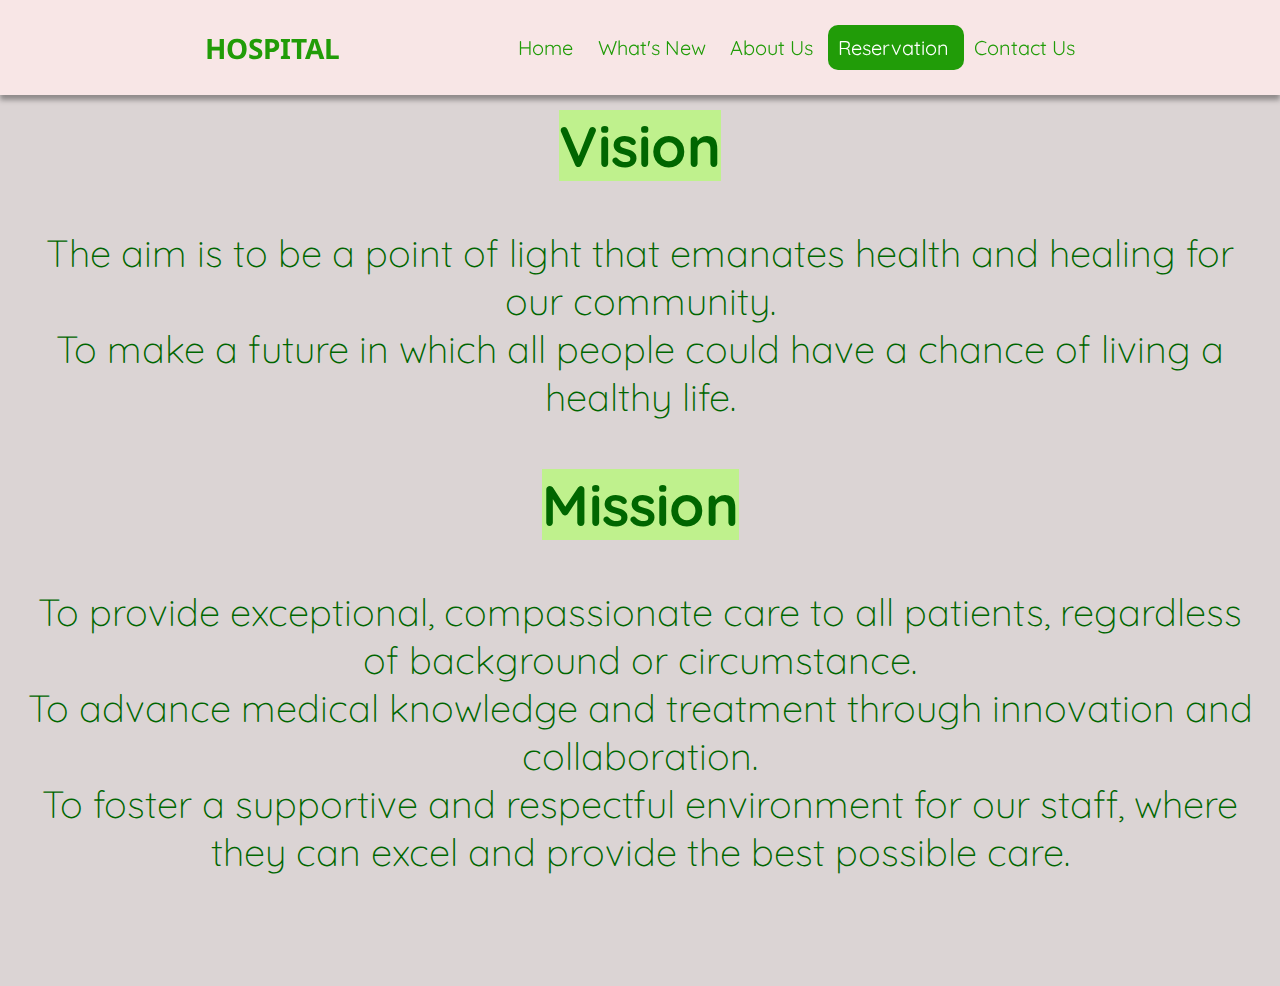
<file: index.html>
<!DOCTYPE html>
<html lang="en">
<head>
    <meta charset="UTF-8">
    <meta name="viewport" content="width=device-width, initial-scale=1.0">
    <title>Home Page</title>
    <link rel="stylesheet" href="style.css">
<body>
    <header>
        <a href="index.html" class="logo">HOSPITAL</a>
        <nav>
            <a href="index.html">
                Home
            </a>
            <div class="dropdown">
                <button class="dropbtn">What's New</button>
                <div class="dropdown-content">
                <a href="news.html#news">News</a>
                <a href="news.html#events">Events</a>
                <a href="news.html#announcements">Announcements</a>
                <a href="news.html#faqs">FAQs</a>
                </div>
            </div>
            <a href="about.html">
                About Us
            </a>
            <a href="reservation.html" class="reservation">
                Reservation
            </a>
            <a href="contact.html">
                Contact Us
            </a>
        </nav>
    </header>
    <div class="main">
        
        <p>
            <h2 class="homeh">
                Vision
            </h2>

            <br>

            <p>
            The aim is to be a point of light that emanates health and healing for our community.
            <p>
            To make a future in which all people could have a chance of living a healthy life.
        </p>

        <br>

        
        
        <h2 class="homeh">
            Mission
        </h2>

        <br>

        <p>
        To provide exceptional, compassionate care to all patients, regardless of background or circumstance.
        <p>
        To advance medical knowledge and treatment through innovation and collaboration. 
        <p>    
            To foster a supportive and respectful environment for our staff, where they can excel and provide the best possible care.
        </p>
    </div>
</body>
</html>
</file>
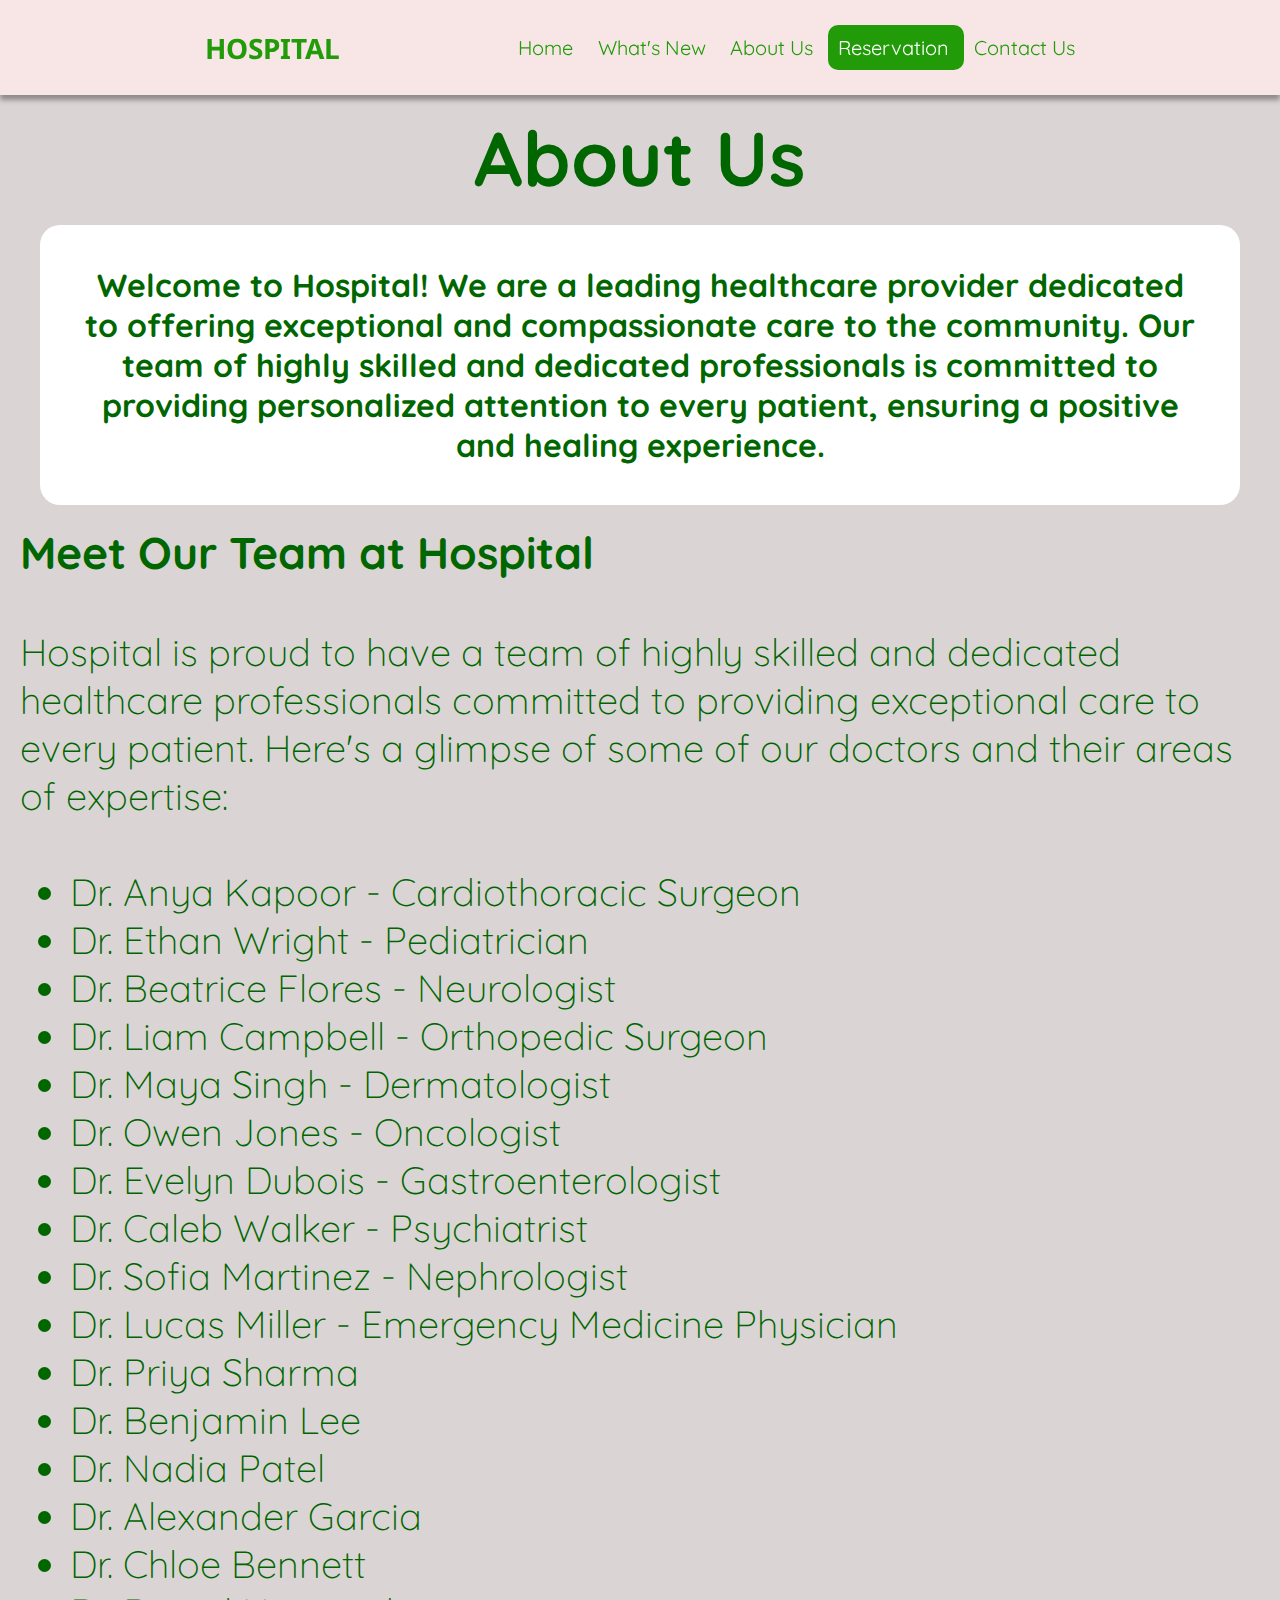
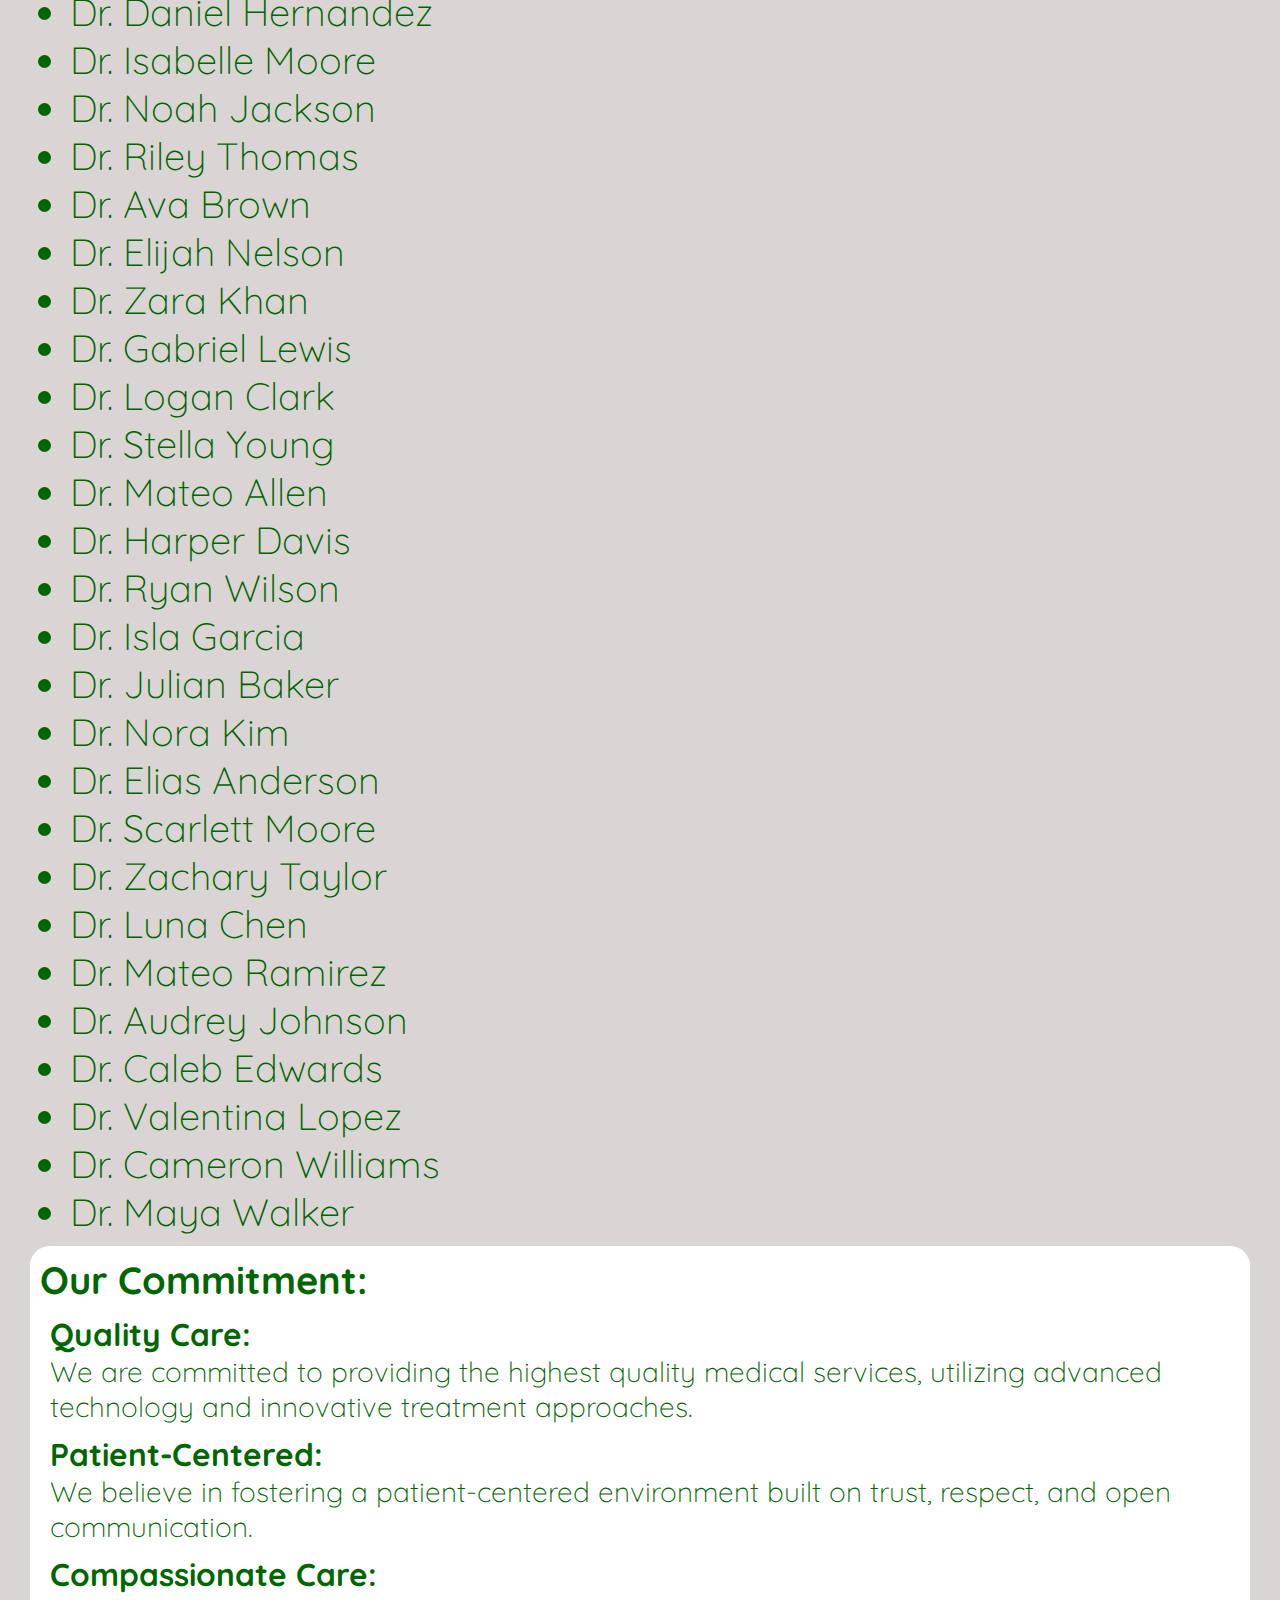
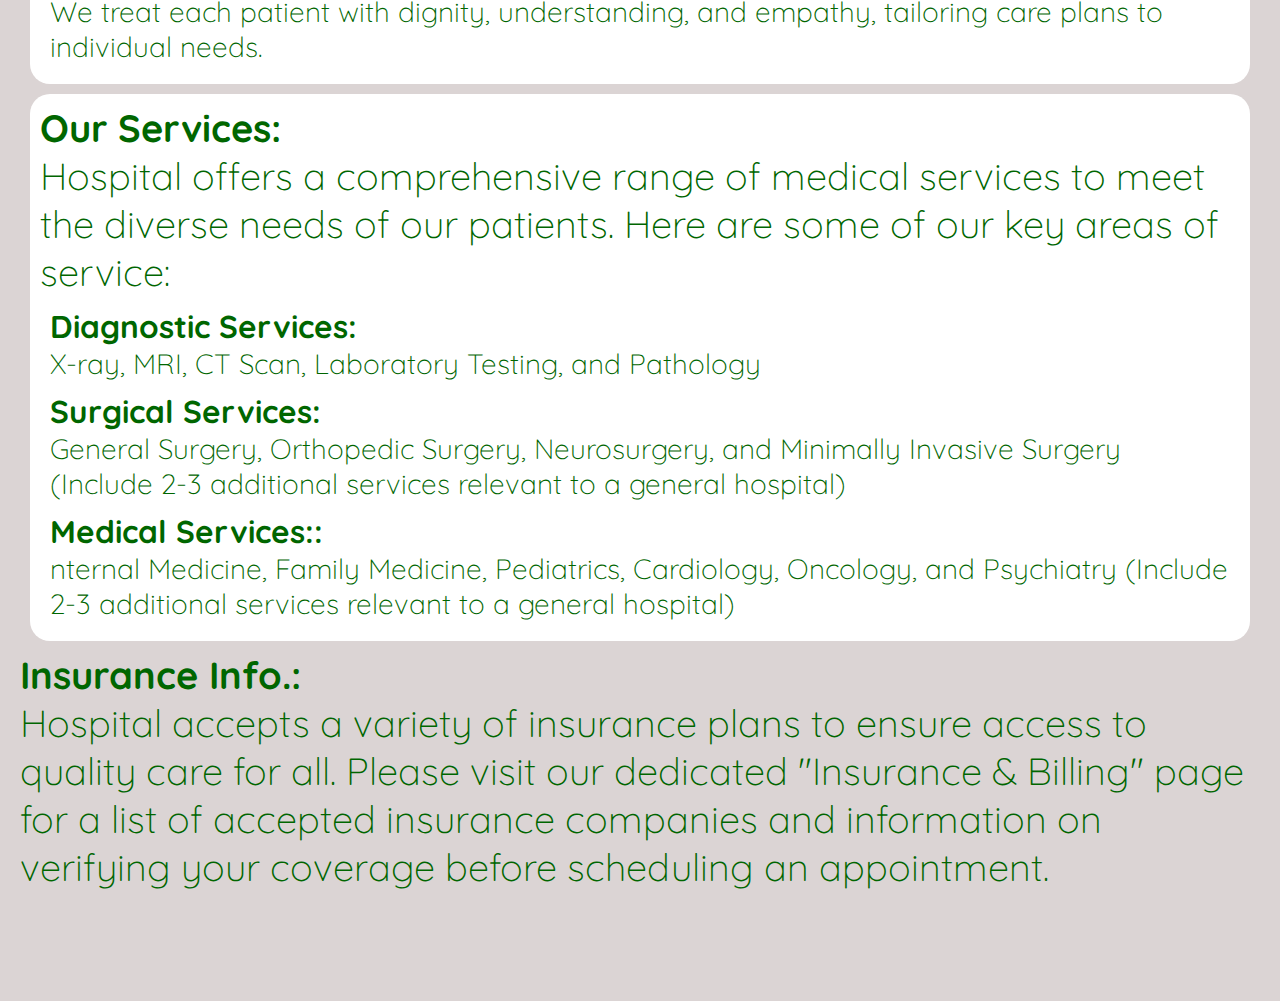
<file: about.html>
<!DOCTYPE html>
<html lang="en">
<head>
    <meta charset="UTF-8">
    <meta name="viewport" content="width=\, initial-scale=1.0">
    <title>About Us</title>
    <link rel="stylesheet" href="style.css">
</head>
<body>
    <header>
        <a href="index.html" class="logo">HOSPITAL</a>
        <nav>
            <a href="index.html">
                Home
            </a>
            <div class="dropdown">
                <button class="dropbtn">What's New</button>
                <div class="dropdown-content">
                <a href="news.html#news">News</a>
                <a href="news.html#events">Events</a>
                <a href="news.html#announcements">Announcements</a>
                <a href="news.html#faqs">FAQs</a>
                </div>
            </div>
            <a href="about.html">
                About Us
            </a>
            <a href="reservation.html" class="reservation">
                Reservation
            </a>
            <a href="contact.html">
                Contact Us
            </a>
        </nav>
    </header>

        <div class="about">
            <h1>About Us</h1>
            <div class="brief">
                <p class="brief">
                    Welcome to Hospital! We are a leading healthcare provider dedicated to offering exceptional and compassionate care to the community. Our team of highly skilled and dedicated professionals is committed to providing personalized attention to every patient, ensuring a positive and healing experience.
                </p>
            </div>
            <div class="staff">
                <h3>Meet Our Team at Hospital</h3>
                <br>
                <p>
                    Hospital is proud to have a team of highly skilled and dedicated healthcare professionals committed to providing exceptional care to every patient. Here's a glimpse of some of our doctors and their areas of expertise:
                </p>
                <br> 
                <ul class="aboutul">
                    <li>Dr. Anya Kapoor - Cardiothoracic Surgeon</li>
                    <li>Dr. Ethan Wright - Pediatrician</li>
                    <li>Dr. Beatrice Flores - Neurologist</li>
                    <li>Dr. Liam Campbell - Orthopedic Surgeon</li>
                    <li>Dr. Maya Singh - Dermatologist</li>
                    <li>Dr. Owen Jones - Oncologist</li>
                    <li>Dr. Evelyn Dubois - Gastroenterologist</li>
                    <li>Dr. Caleb Walker - Psychiatrist</li>
                    <li>Dr. Sofia Martinez - Nephrologist</li>
                    <li>Dr. Lucas Miller - Emergency Medicine Physician</li>
                    <li>Dr. Priya Sharma</li>
                    <li>Dr. Benjamin Lee</li>
                    <li>Dr. Nadia Patel</li>
                    <li>Dr. Alexander Garcia</li>
                    <li>Dr. Chloe Bennett</li>
                    <li>Dr. Daniel Hernandez</li>
                    <li>Dr. Isabelle Moore</li>
                    <li>Dr. Noah Jackson</li>
                    <li>Dr. Riley Thomas</li>
                    <li>Dr. Ava Brown</li>
                    <li>Dr. Elijah Nelson</li>
                    <li>Dr. Zara Khan</li>
                    <li>Dr. Gabriel Lewis</li>
                    <li>Dr. Logan Clark</li>
                    <li>Dr. Stella Young</li>
                    <li>Dr. Mateo Allen</li>
                    <li>Dr. Harper Davis</li>
                    <li>Dr. Ryan Wilson</li>
                    <li>Dr. Isla Garcia</li>
                    <li>Dr. Julian Baker</li>
                    <li>Dr. Nora Kim</li>
                    <li>Dr. Elias Anderson</li>
                    <li>Dr. Scarlett Moore</li>
                    <li>Dr. Zachary Taylor</li>
                    <li>Dr. Luna Chen</li>
                    <li>Dr. Mateo Ramirez</li>
                    <li>Dr. Audrey Johnson</li>
                    <li>Dr. Caleb Edwards</li>
                    <li>Dr. Valentina Lopez</li>
                    <li>Dr. Cameron Williams</li>
                    <li>Dr. Maya Walker</li>
                </ul>
                <div class="stafftitle">
                    <h4>Our Commitment:</h4>
                    <div class="commitmentitle">
                        <h5>Quality Care:</h5>
                        <p>We are committed to providing the highest quality medical services, utilizing advanced technology and innovative treatment approaches.
                        </p>                    
                    </div>
                    <div class="commitmentitle">
                        <h5>Patient-Centered:</h5>
                        <p>
                            We believe in fostering a patient-centered environment built on trust, respect, and open communication.
                        </p>
                    </div>
                    <div class="commitmentitle">
                        <h5>Compassionate Care:</h5>
                        <p>
                            We treat each patient with dignity, understanding, and empathy, tailoring care plans to individual needs.
                        </p>
                    </div>
                </div>
                <div class="stafftitle">
                    <h4>Our Services:</h4>
                    <p>Hospital offers a comprehensive range of medical services to meet the diverse needs of our patients. Here are some of our key areas of service:</p>
                    <div class="commitmentitle">
                        <h5>Diagnostic Services:</h5>
                        <p>
                            X-ray, MRI, CT Scan, Laboratory Testing, and Pathology
                        </p>
                    </div>
                    <div class="commitmentitle">
                        <h5>Surgical Services:</h5>
                        <p>
                            General Surgery, Orthopedic Surgery, Neurosurgery, and Minimally Invasive Surgery
                            (Include 2-3 additional services relevant to a general hospital)
                        </p>
                    </div>
                    <div class="commitmentitle">
                        <h5>Medical Services::</h5>
                        <p>
                            nternal Medicine, Family Medicine, Pediatrics, Cardiology, Oncology, and Psychiatry
                            (Include 2-3 additional services relevant to a general hospital)    
                        </p>
                    </div>
                </div>
                <section class="insurance" id="insurance">
                    <h4>Insurance Info.:</h4>
                    <p>Hospital accepts a variety of insurance plans to ensure access to quality care for all. Please visit our dedicated "Insurance & Billing" page for a list of accepted insurance companies and information on verifying your coverage before scheduling an appointment.</p>
                </section>
            </div>
        </div>
    </header>
</body>
</html>
</file>
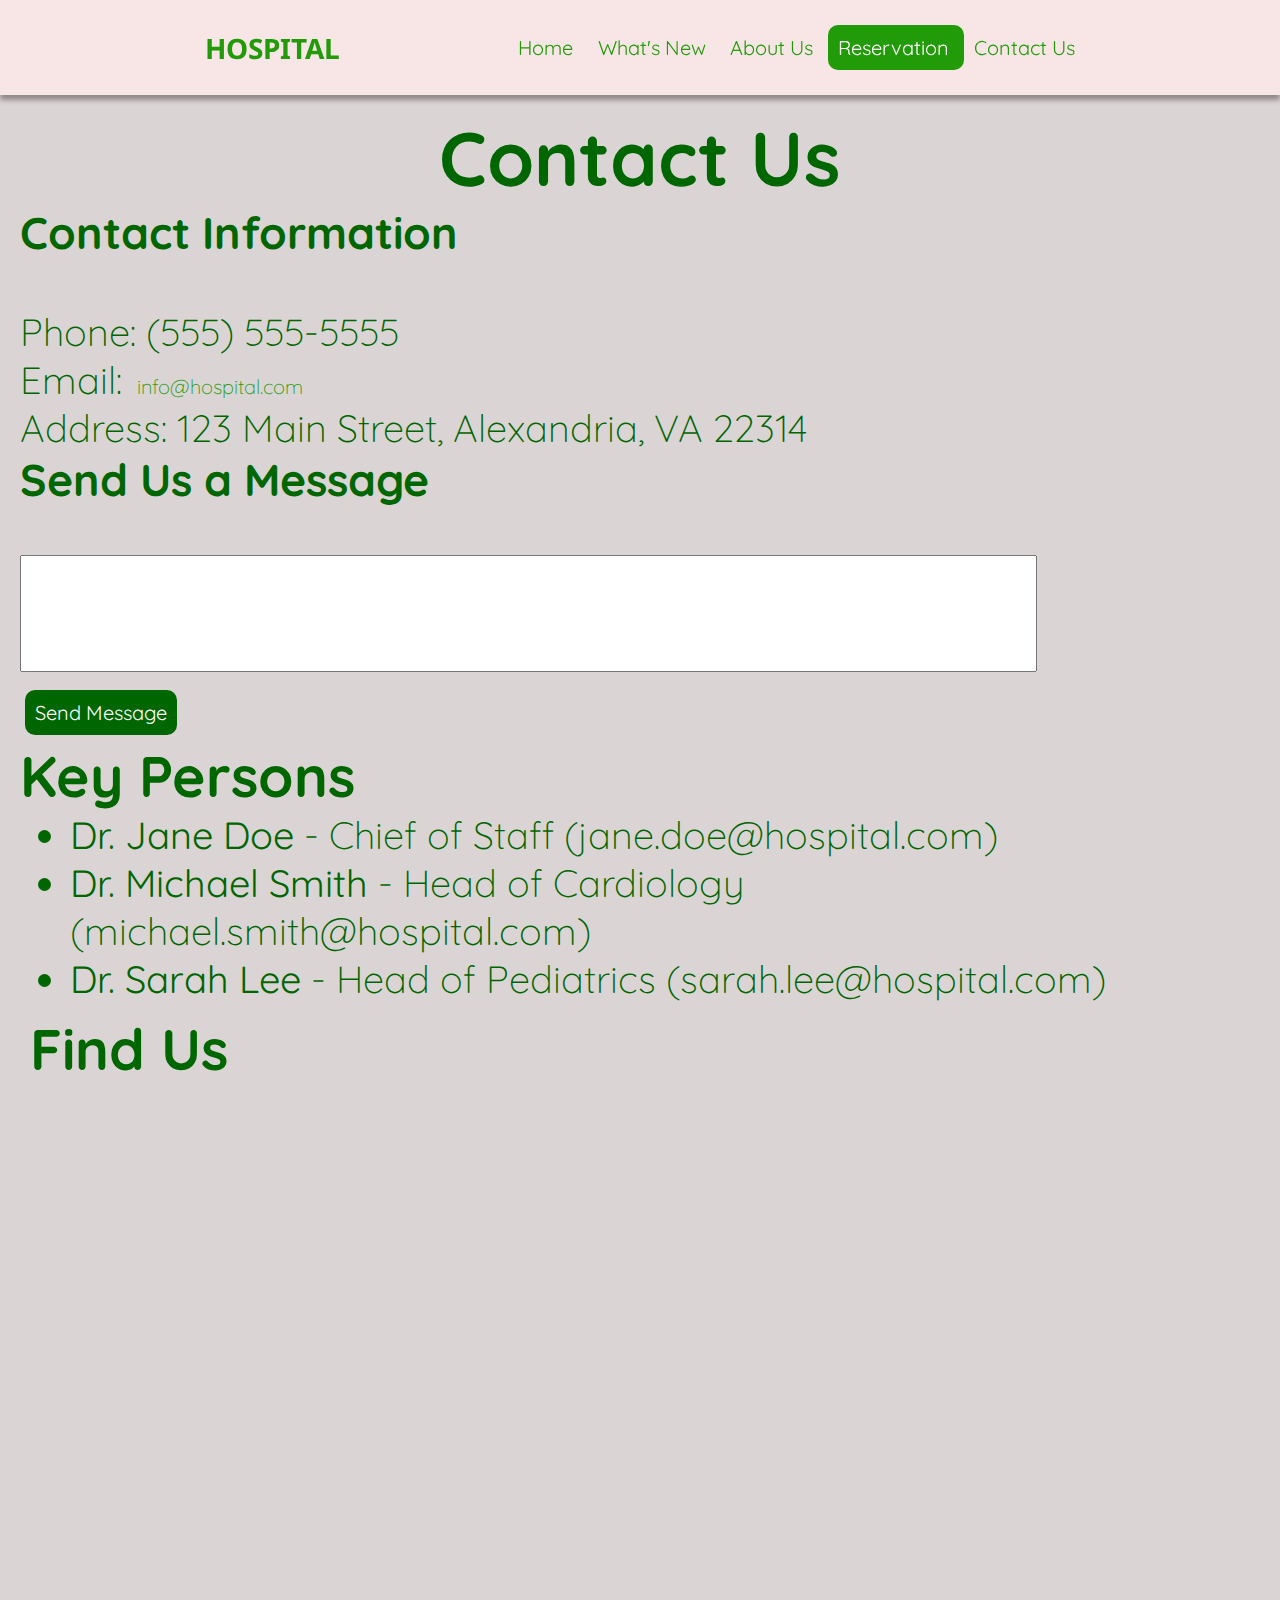
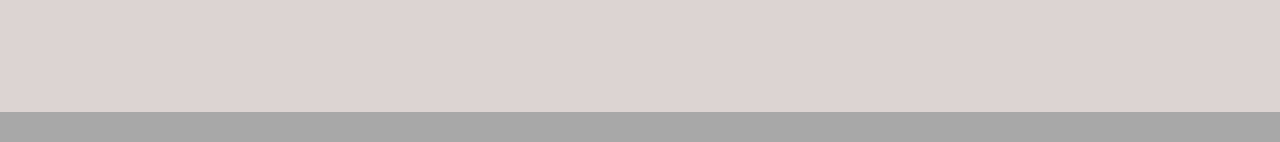
<file: contact.html>
<!DOCTYPE html>
<html lang="en">
<head>
    <meta charset="UTF-8">
    <meta name="viewport" content="width=device-width, initial-scale=1.0">
    <title>Contact Us</title>
    <link rel="stylesheet" href="style.css">
</head>
<body>
    <header>
        <a href="index.html" class="logo">HOSPITAL</a>
        <nav>
            <a href="index.html">
                Home
            </a>
            <div class="dropdown">
                <button class="dropbtn">What's New</button>
                <div class="dropdown-content">
                <a href="news.html#news">News</a>
                <a href="news.html#events">Events</a>
                <a href="news.html#announcements">Announcements</a>
                <a href="news.html#faqs">FAQs</a>
                </div>
            </div>
            <a href="about.html">
                About Us
            </a>
            <a href="reservation.html" class="reservation">
                Reservation
            </a>
            <a href="contact.html">
                Contact Us
            </a>
        </nav>
    </header>
    <div class="contact">
        <h1>Contact Us</h1>

    <div class="contactinfo">
        <h3>Contact Information</h3>
        <br>
        <p>Phone: (555) 555-5555</p>
        <p>Email: <a href="mailto:info@hospital.com">info@hospital.com</a></p>
        <p>Address: 123 Main Street, Alexandria, VA 22314</p>
    </div>

    <div class="contactmessage">
        <h3>Send Us a Message</h3>
        <br>
        <textarea id="message" name="message" rows="5" cols="100"></textarea>
        <br>
        <button type="submit">Send Message</button>
        </form>
    </div>

    <div class="keypersons">
        <h2>Key Persons</h2>
        <ul class="aboutul">
        <li>
            <b>Dr. Jane Doe</b> - Chief of Staff (jane.doe@hospital.com)
        </li>
        <li>
            <b>Dr. Michael Smith</b> - Head of Cardiology (michael.smith@hospital.com)
        </li>
        <li>
            <b>Dr. Sarah Lee</b> - Head of Pediatrics (sarah.lee@hospital.com)
        </li>
        </ul>
    </div>

    <div class="map">
        <h2>Find Us</h2>
        <a href="https://www.google.com/maps/place/123+Main+St,+Alexandria,+VA+22314/@38.880036,-77.000901,15z/data=!3m1!4b1!4m5!3m4!1s084b00d2e1e28f!8m2!3d38.880036!4d-77.000901">
            <iframe src="https://www.google.com/maps/embed?pb=!1m16!1m12!1m3!1d110409.11641958638!2d31.55719530273438!3d30.143270000000012!2m3!1f0!2f0!3f0!3m2!1i1024!2i768!4f13.1!2m1!1sdesert!5e0!3m2!1sar!2seg!4v1721198954144!5m2!1sar!2seg" width="600" height="450" style="border:0;" allowfullscreen="" loading="lazy" referrerpolicy="no-referrer-when-downgrade"></iframe>
        </div>

    </div>
</body>
</html>
</file>
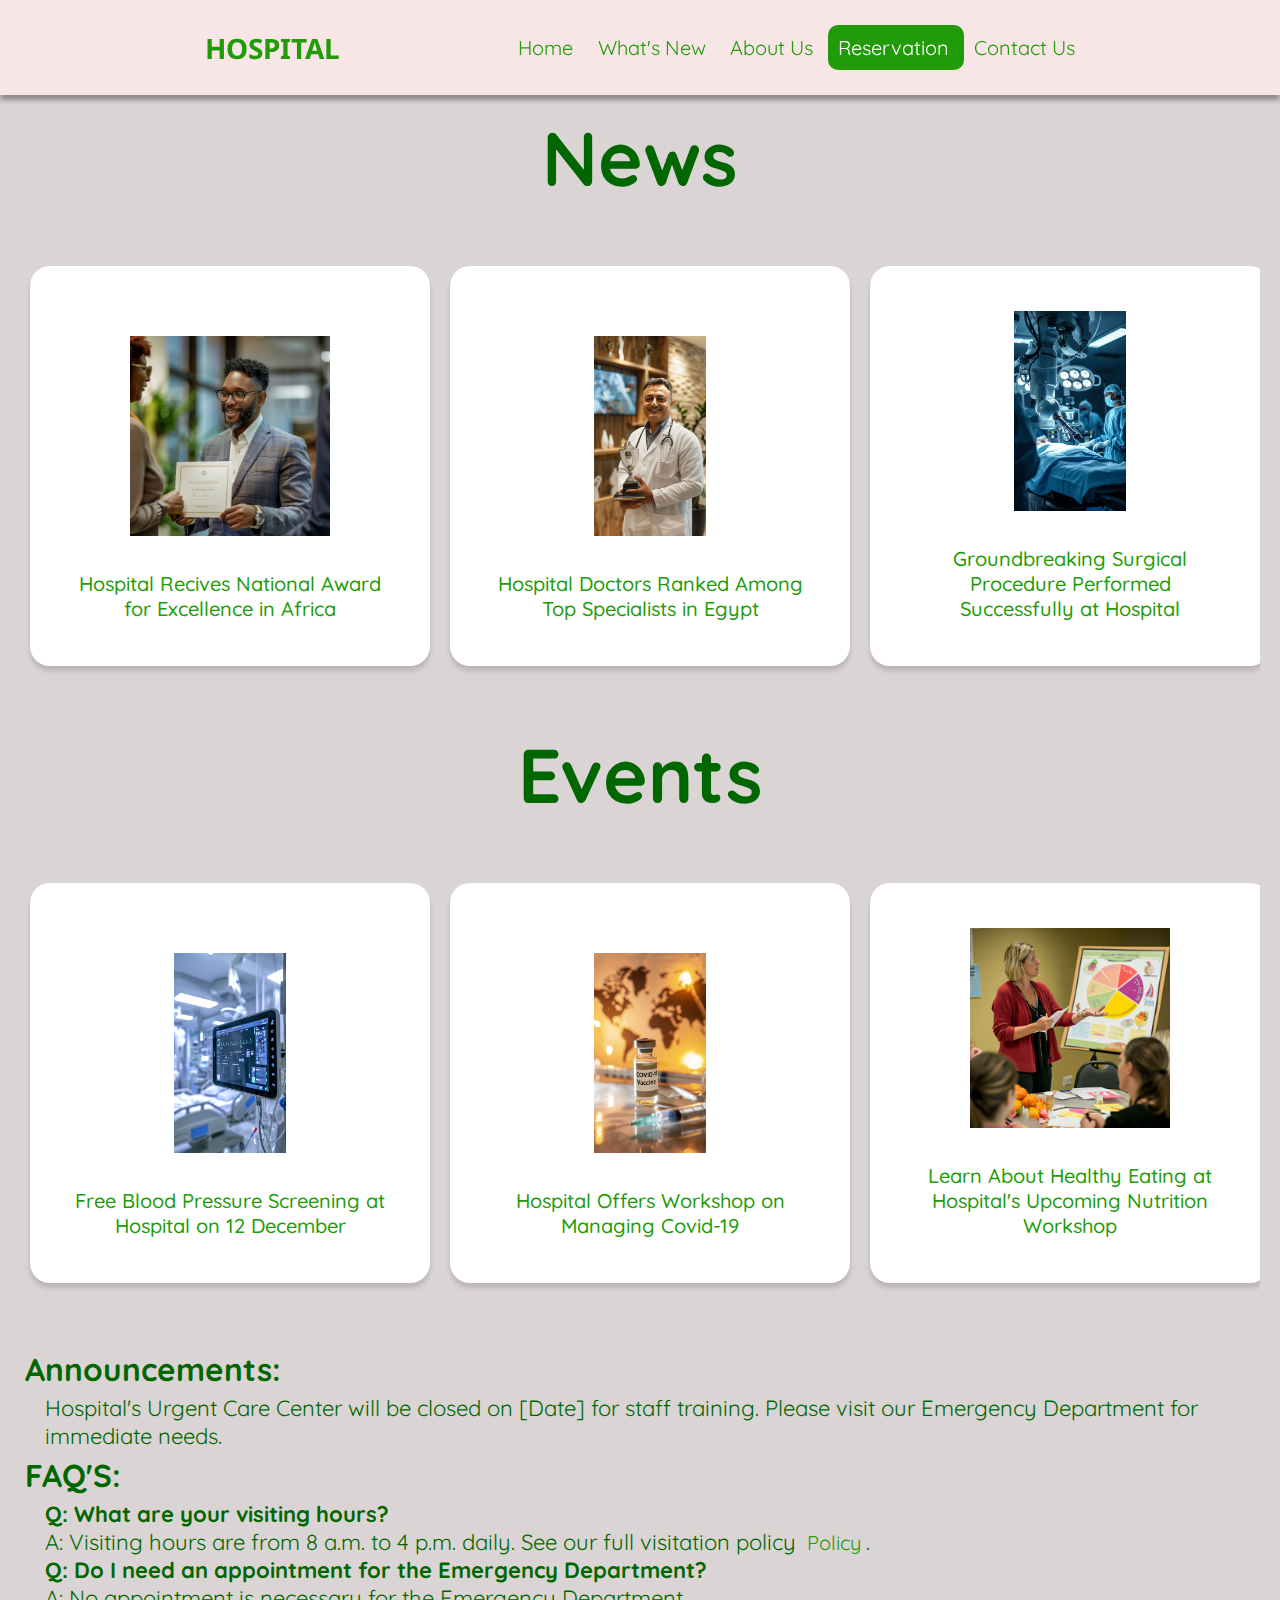
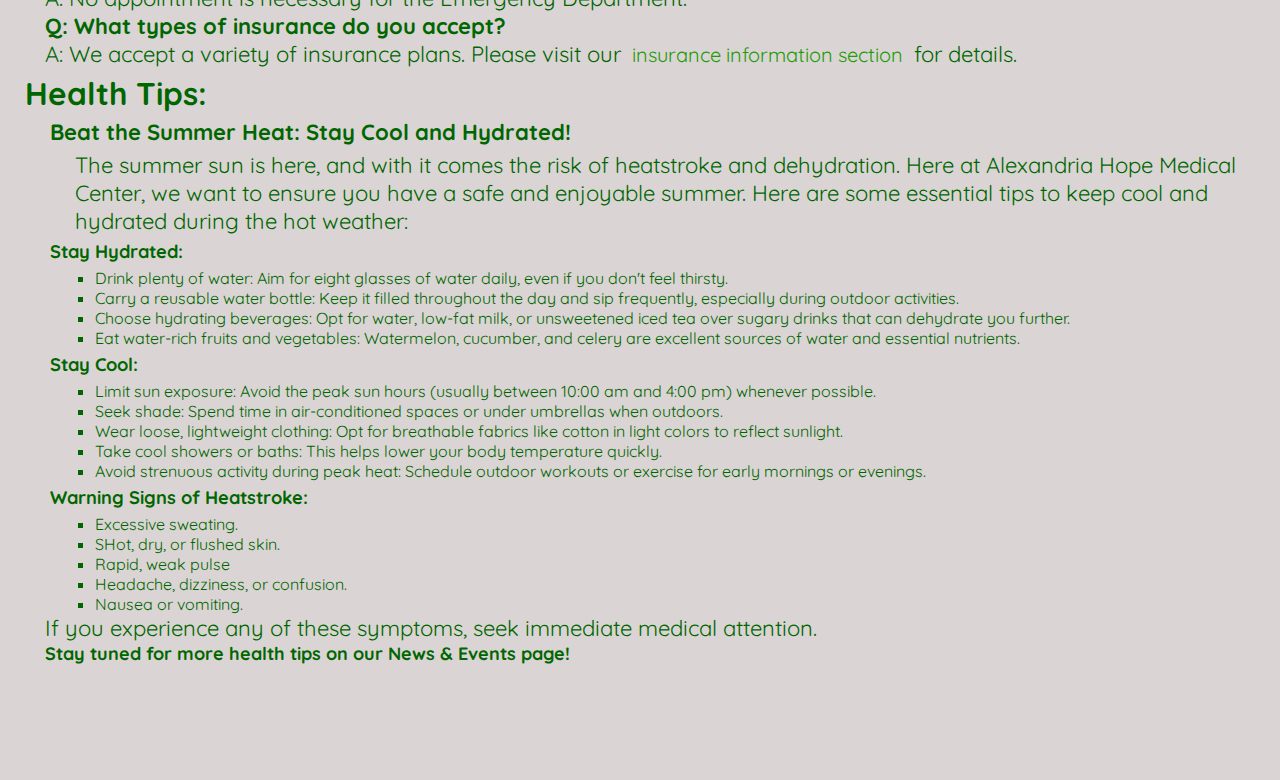
<file: news.html>
<!DOCTYPE html>
<html lang="en">
<head>
    <meta charset="UTF-8">
    <meta name="viewport" content="width=device-width, initial-scale=1.0">
    <title>News</title>
    <link rel="stylesheet" href="style.css">
</head>
<body>
    <header>
        <a href="index.html" class="logo">HOSPITAL</a>
        <nav>
            <a href="index.html">
                Home
            </a>
            <div class="dropdown">
                <button class="dropbtn">What's New</button>
                <div class="dropdown-content">
                <a href="news.html#news">News</a>
                <a href="news.html#events">Events</a>
                <a href="news.html#announcements">Announcements</a>
                <a href="news.html#faqs">FAQs</a>
                </div>
            </div>
            <a href="about.html">
                About Us
            </a>
            <a href="reservation.html" class="reservation">
                Reservation
            </a>
            <a href="contact.html">
                Contact Us
            </a>
        </nav>
    </header>
    <div class="info">
        <h1>News</h1>
        <section class="news" id="news">
            <div class="card">
                <a href ="#">
                <img src="hospitalaward.jpg" alt="">
                <p class="title">Hospital Recives National Award for Excellence in Africa</p>
                </a>
            </div>
            <div class="card">
                <a href ="#">
                <img src="doctoraward.jpg" alt="">
                <p class="title">Hospital Doctors Ranked Among Top Specialists in Egypt</p>
                </a>
            </div>
            <div class="card">
                <a href="#">
                    <img src="surgery.jpg">
                    <p class="title">Groundbreaking Surgical Procedure Performed Successfully at Hospital</p>
                </a>
            </div>
            <div class="card">
                <a href="#">
                    <img src="medicaldevice.jpg">
                    <p class="title">Hospital Expands Services with Launch of New General Surgery</p>
                </a>
            </div>
            <div class="card">
                <a href="#">
                    <img src="robotech.jpg">
                    <p class="title">Hospital Now Offers Cutting-Edge Robotic-assisted Surgery for Improved Patient Care</p>
                </a>
            </div>
            <div class="card">
                <a href="#">
                    <img src="lhco.jpg">
                    <p class="title">Hospital Announces Partnership with Leading Healthcare Organization</p>
                </a>
            </div>
            <div class="card">
                <a href="#">
                    <img src="communityhealth.jpg">
                    <p class="title">Hospital Hosts Free Community Health Fair on 24 July</p>
                </a>
            </div>
            <div class="card">
                <a href="#">
                    <img src="supportgroup.jpg">
                    <p class="title">Hospital Launches New Support Group for Patients with Liver Cancer</p>
                </a>
            </div>
            <div class="card">
                <a href="#">
                    <img src="conference.jpg">
                    <p class="title">Hospital Doctor Discusses Stress Management Techniques in Upcoming Webinar</p>
                </a>
            </div>
            <div class="card">
                <a href="#">
                    <img src="patient.jpg">
                    <p class="title">From Diagnosis to Recovery: A Patient's Journey at Hospital</p>
                </a>
            </div>
            <div class="card">
                <a href="#">
                    <img src="advice.jpg">
                    <p class="title">Hospital Helps Patient Achieve Life-Changing Results</p>
                </a>
            </div>
        </section>
        <h1>Events</h1>
        <section class="events" id="events">
            <div class="card">
                <a href="#">
                    <img src="bloodpressurescreen.jpg">
                    <p class="title">Free Blood Pressure Screening at Hospital on 12 December</p>
                </a>
            </div>
            <div class="card">
                <a href="#">
                    <img src="covid.jpg">
                    <p class="title">Hospital Offers Workshop on Managing Covid-19</p>
                </a>
            </div>
            <div class="card">
                <a href="#">
                    <img src="nutrition.jpg">
                    <p class="title">Learn About Healthy Eating at Hospital's Upcoming Nutrition Workshop</p>
                </a>
            </div>
            <div class="card">
                <a href="#">
                    <img src="addiction.jpg">
                    <p class="title">Find Support and Share Experiences at Our Smoking Addiction Support Group</p>
                </a>
            </div>
            <div class="card">
                <a href="#">
                    <img src="register.jpg">
                    <p class="title">Register Now: Webinar on Mental Health Awareness Presented by Hospital Name Experts</p>
                </a>
            </div>
            <div class="card">
                <a href="#">
                    <img src="laugh.jpg">
                    <p class="title">Join Us for a Virtual Discussion on The Benefits of Laughter for Health</p>
                </a>
            </div>
            <div class="card">
                <a href="#">
                    <img src="mentalhealth.jpg">
                    <p class="title">Open House at Hospital's New Mental Health</p>
                </a>
            </div>
            <div class="card">
                <a href="#">
                    <img src="gift.jpg">
                    <p class="title">Hospital Hosts Blood Drive - Give the Gift of Life!</p>
                </a>
            </div>
        </section>
        <h5 class="atitle">Announcements:</h5>
        <section class="announcements" id = "announcements">
            <div class="acontent">
                Hospital's Urgent Care Center will be closed on [Date] for staff training. Please visit our Emergency Department for immediate needs.
            </div>
        </section>
        <h5 class="atitle">FAQ'S:</h5>
        <section class="faqs" id ="faqs">
            <div class="acontent">
                <p class="q">Q: What are your visiting hours?</p>
                <p class="a">A: Visiting hours are from 8 a.m. to 4 p.m. daily. See our full visitation policy <a href="#">Policy</a>.</p>
                <p class="q">Q: Do I need an appointment for the Emergency Department?</p>
                <p class="a">A: No appointment is necessary for the Emergency Department.</p>
                <p class="q">Q: What types of insurance do you accept?</p>
                <p class="a">A: We accept a variety of insurance plans. Please visit our  <a href="about.html#insurance">insurance information section</a> for details.</p>
            </div>
        </section>
        <h5 class="atitle">Health Tips:</h5>
        <section class="healthtips">
            <div class="acontent">
                <h4 class="htttitle">Beat the Summer Heat: Stay Cool and Hydrated!</h4>
                <p class="beatsummerp">
                    The summer sun is here, and with it comes the risk of heatstroke and dehydration. Here at Alexandria Hope Medical Center, we want to ensure you have a safe and enjoyable summer. Here are some essential tips to keep cool and hydrated during the hot weather:
                </p>
                
                <div>
                    <h5 class="htttitle">Stay Hydrated:</h5>
                    <ul class="theul">
                        <li>Drink plenty of water: Aim for eight glasses of water daily, even if you don't feel thirsty.</li>
                        <li>Carry a reusable water bottle: Keep it filled throughout the day and sip frequently, especially during outdoor activities.</li>
                        <li>Choose hydrating beverages: Opt for water, low-fat milk, or unsweetened iced tea over sugary drinks that can dehydrate you further.</li>
                        <li>Eat water-rich fruits and vegetables: Watermelon, cucumber, and celery are excellent sources of water and essential nutrients.</li>
                    </ul>
                </div>

                <div>
                    <h5 class="htttitle">Stay Cool:</h5>
                    <ul class="theul">
                        <li>Limit sun exposure: Avoid the peak sun hours (usually between 10:00 am and 4:00 pm) whenever possible.</li>
                        <li>Seek shade: Spend time in air-conditioned spaces or under umbrellas when outdoors.</li>
                        <li>Wear loose, lightweight clothing: Opt for breathable fabrics like cotton in light colors to reflect sunlight.</li>
                        <li>Take cool showers or baths: This helps lower your body temperature quickly.</li>
                        <li>Avoid strenuous activity during peak heat: Schedule outdoor workouts or exercise for early mornings or evenings.</li>
                    </ul>
                </div>

                <div>
                    <h5 class="htttitle">Warning Signs of Heatstroke:</h5>
                    <ul class="theul">
                        <li>Excessive sweating.</li>
                        <li>SHot, dry, or flushed skin.</li>
                        <li>Rapid, weak pulse</li>
                        <li>Headache, dizziness, or confusion.</li>
                        <li>Nausea or vomiting.</li>
                    </ul>
                    If you experience any of these symptoms, seek immediate medical attention.
                </div>
                <p class="staytuned">Stay tuned for more health tips on our News & Events page!</p>
            </div>
        </section>
    </div>
</body>
</html>
</file>
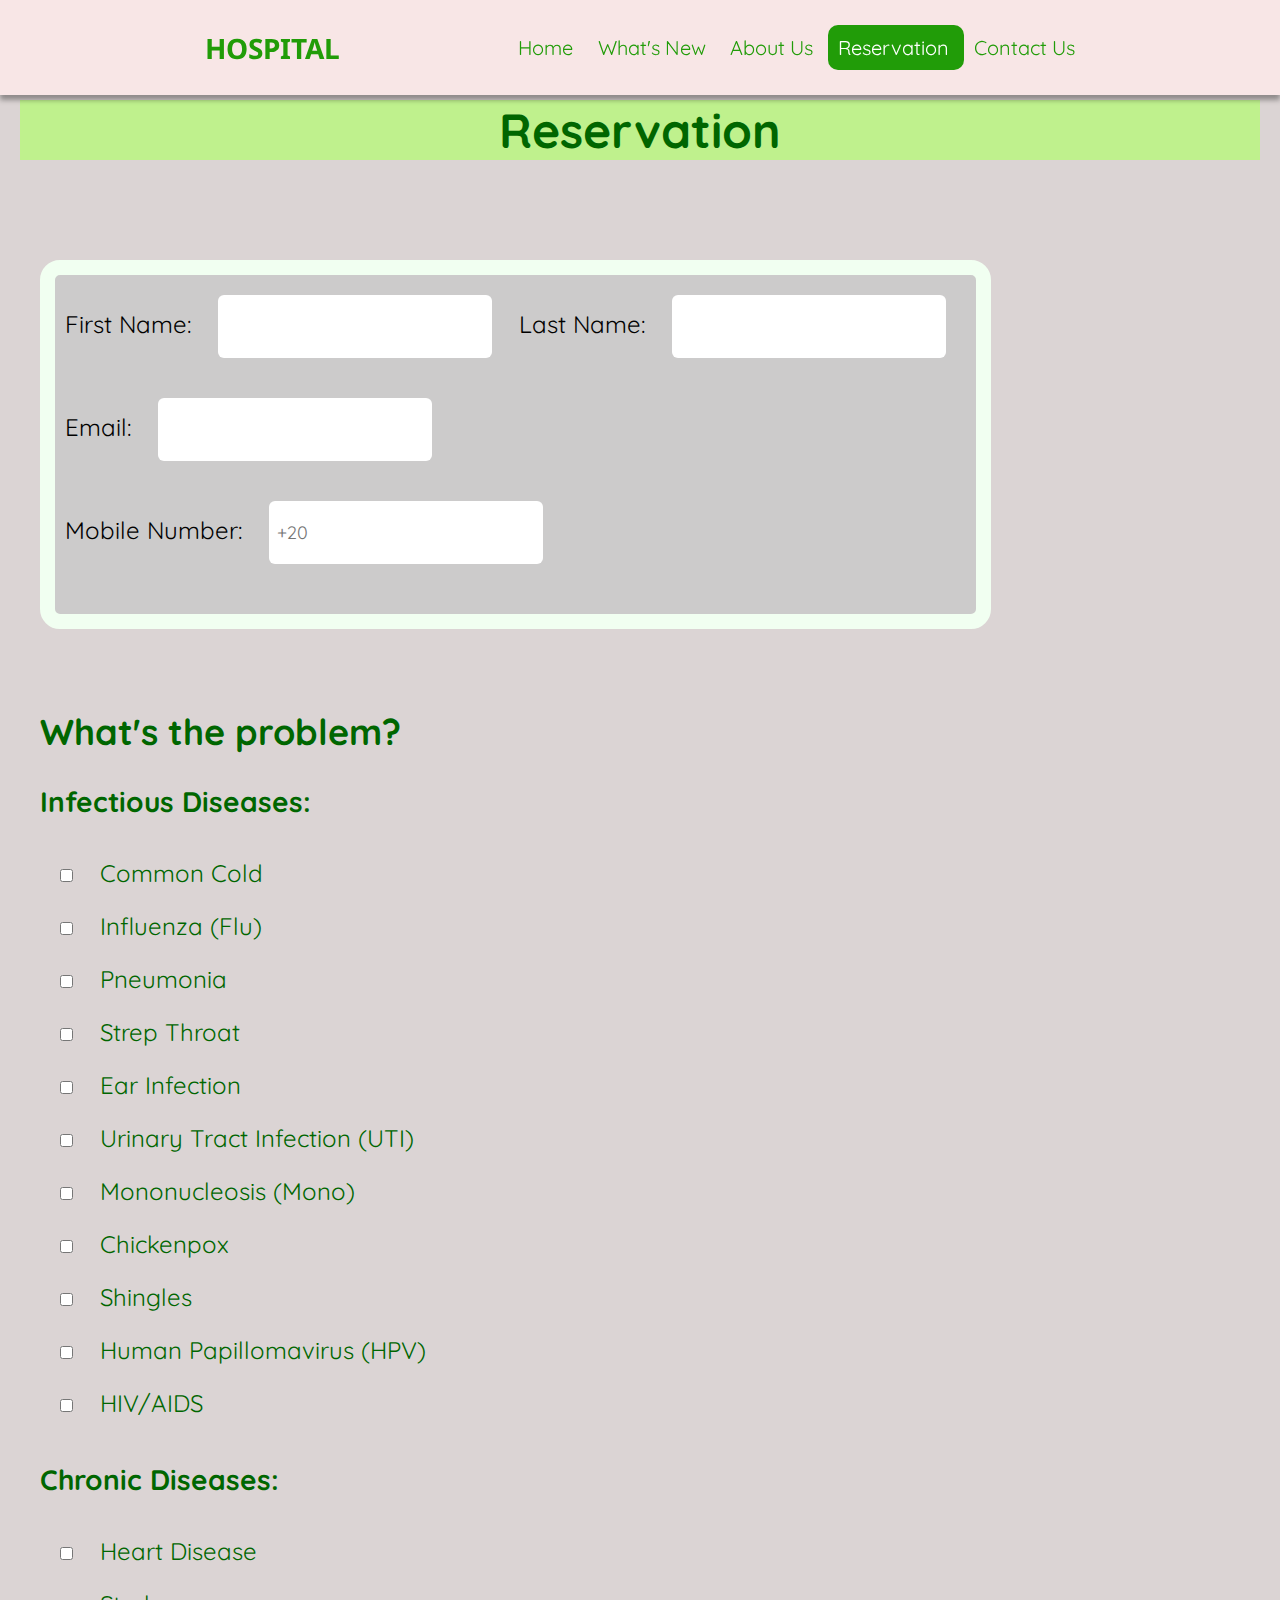
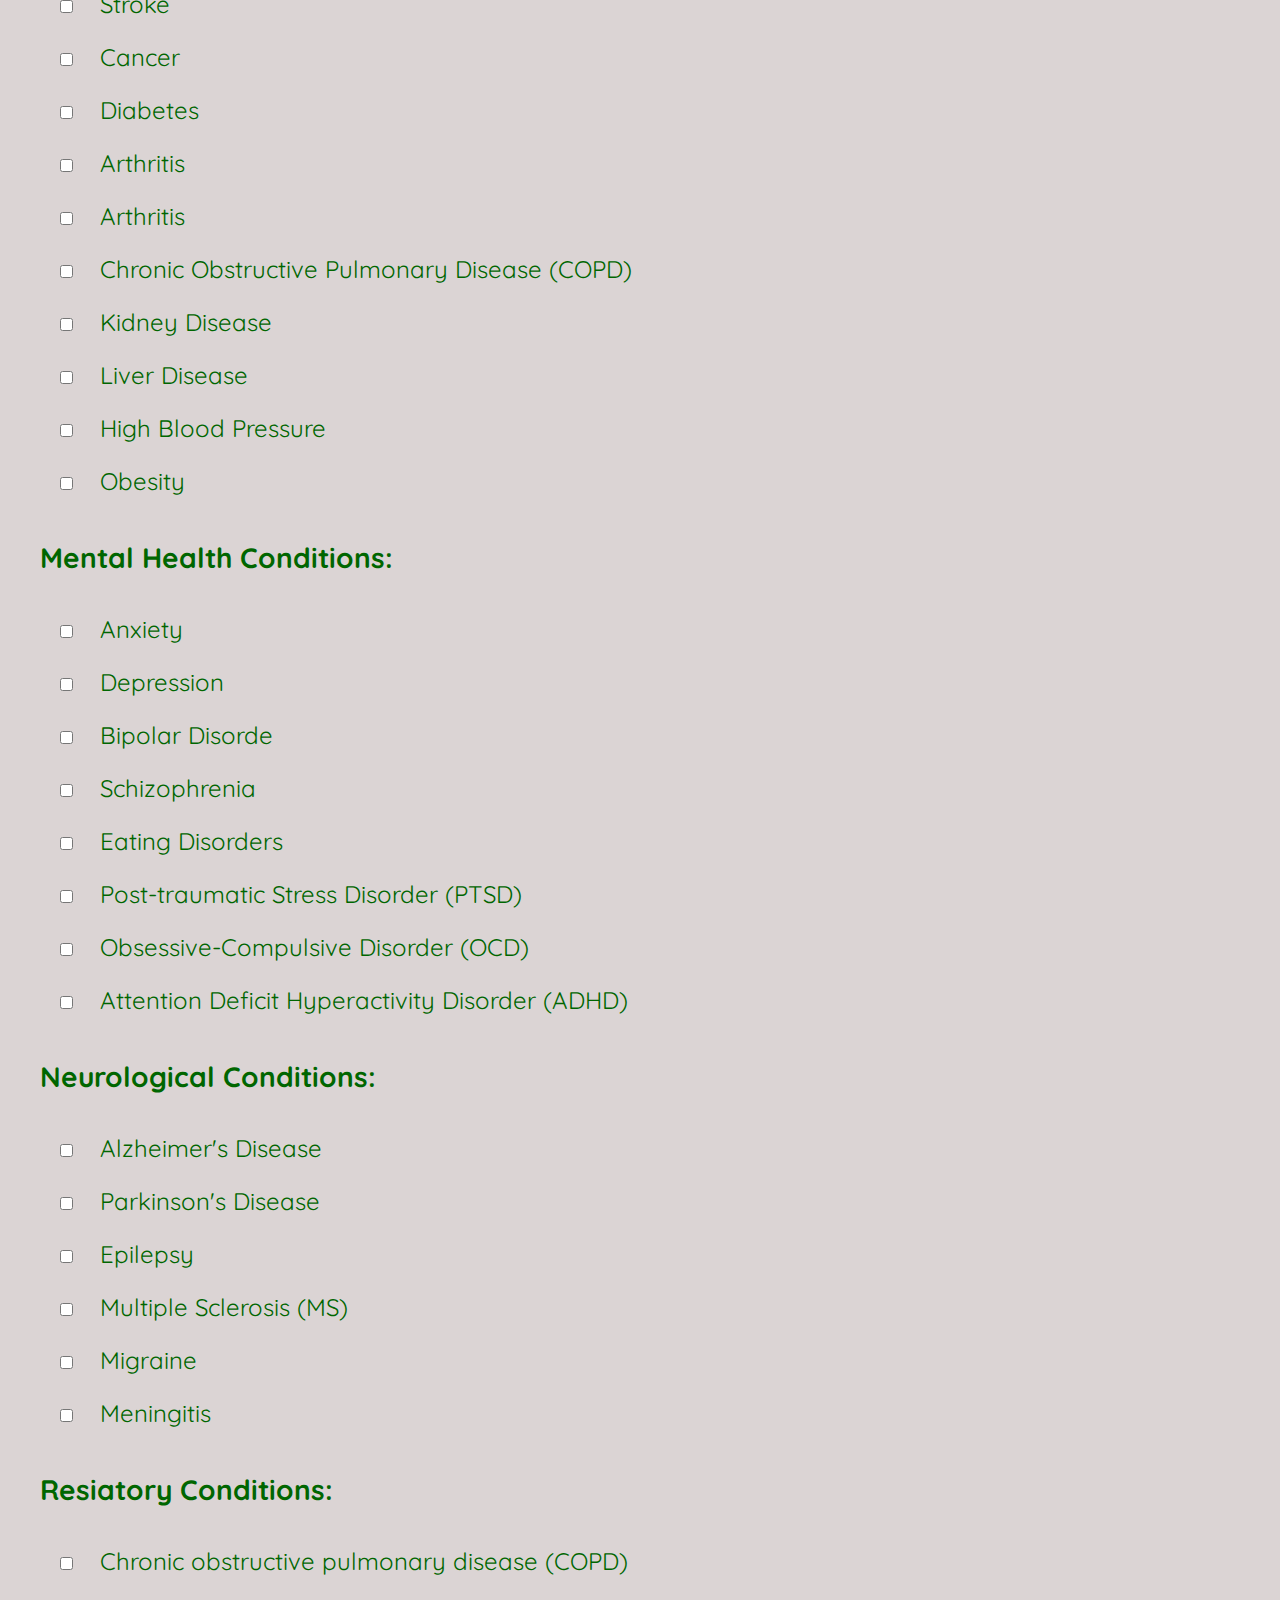
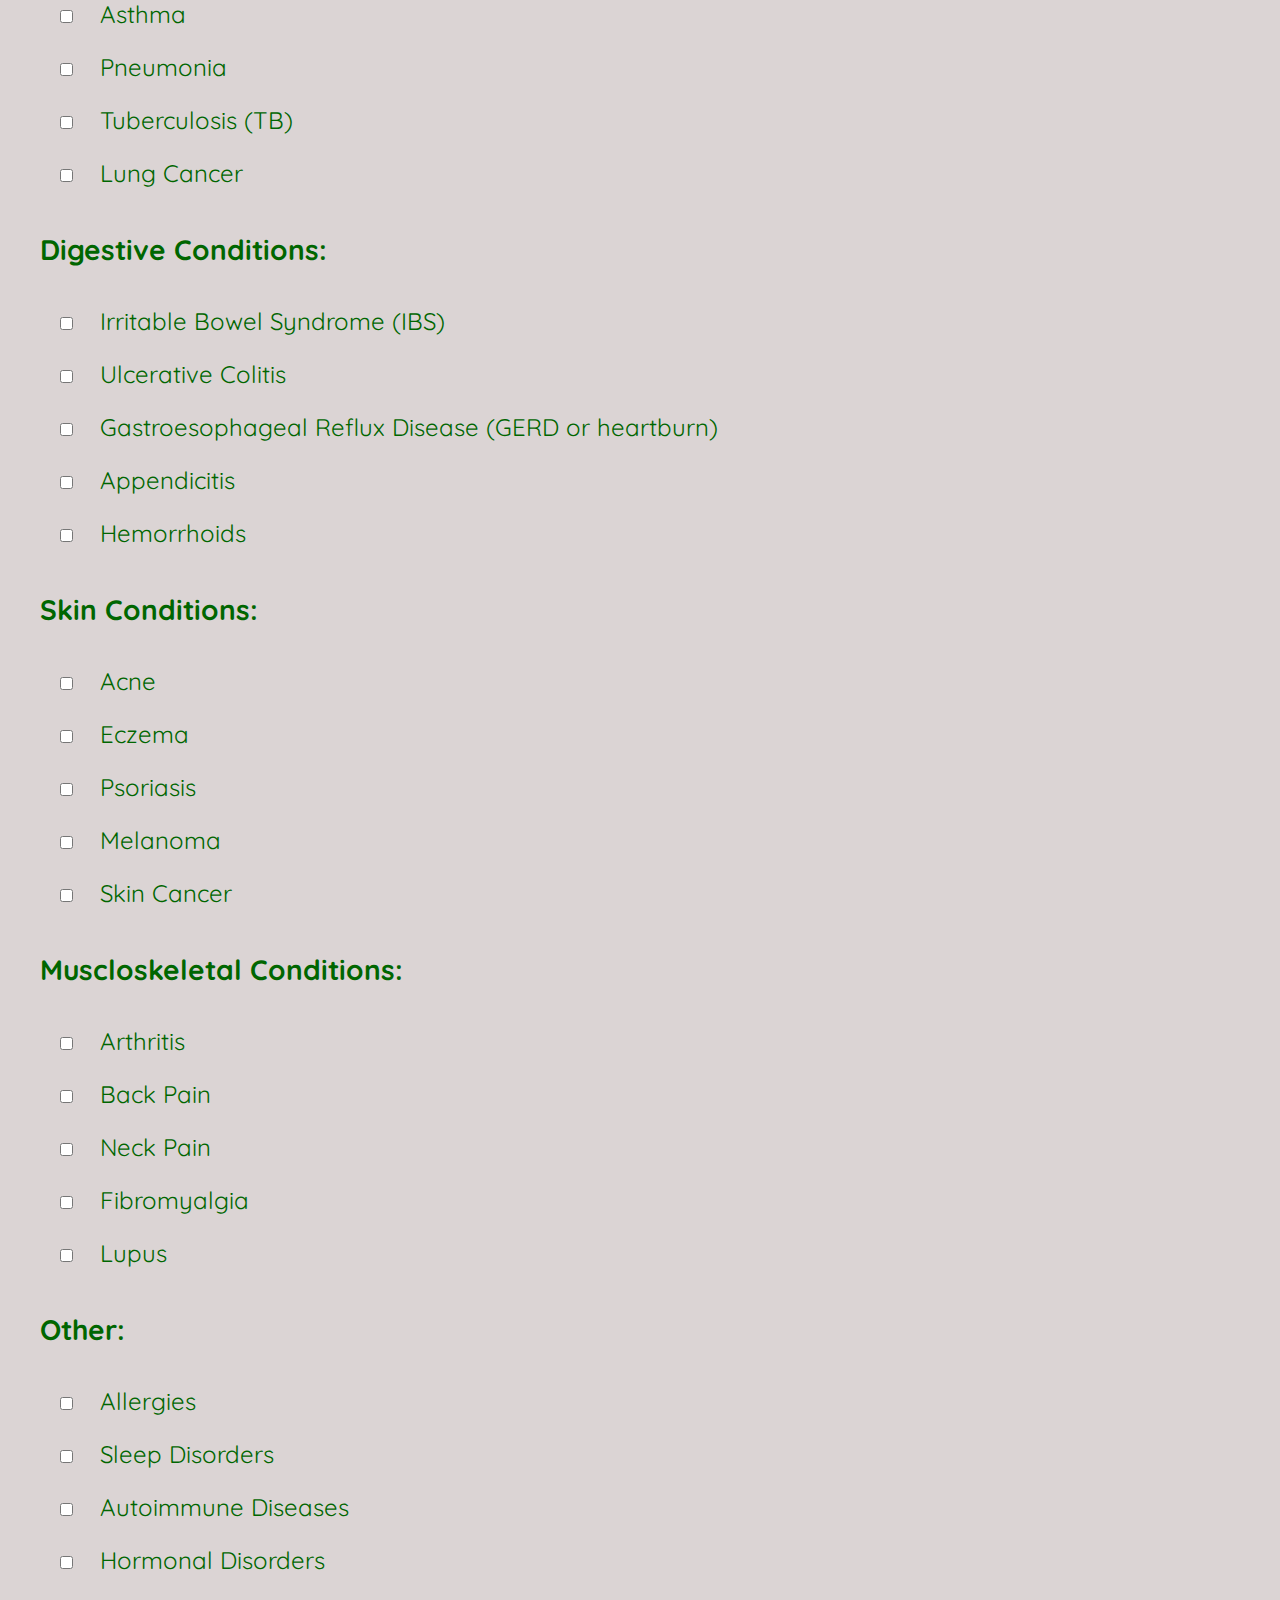
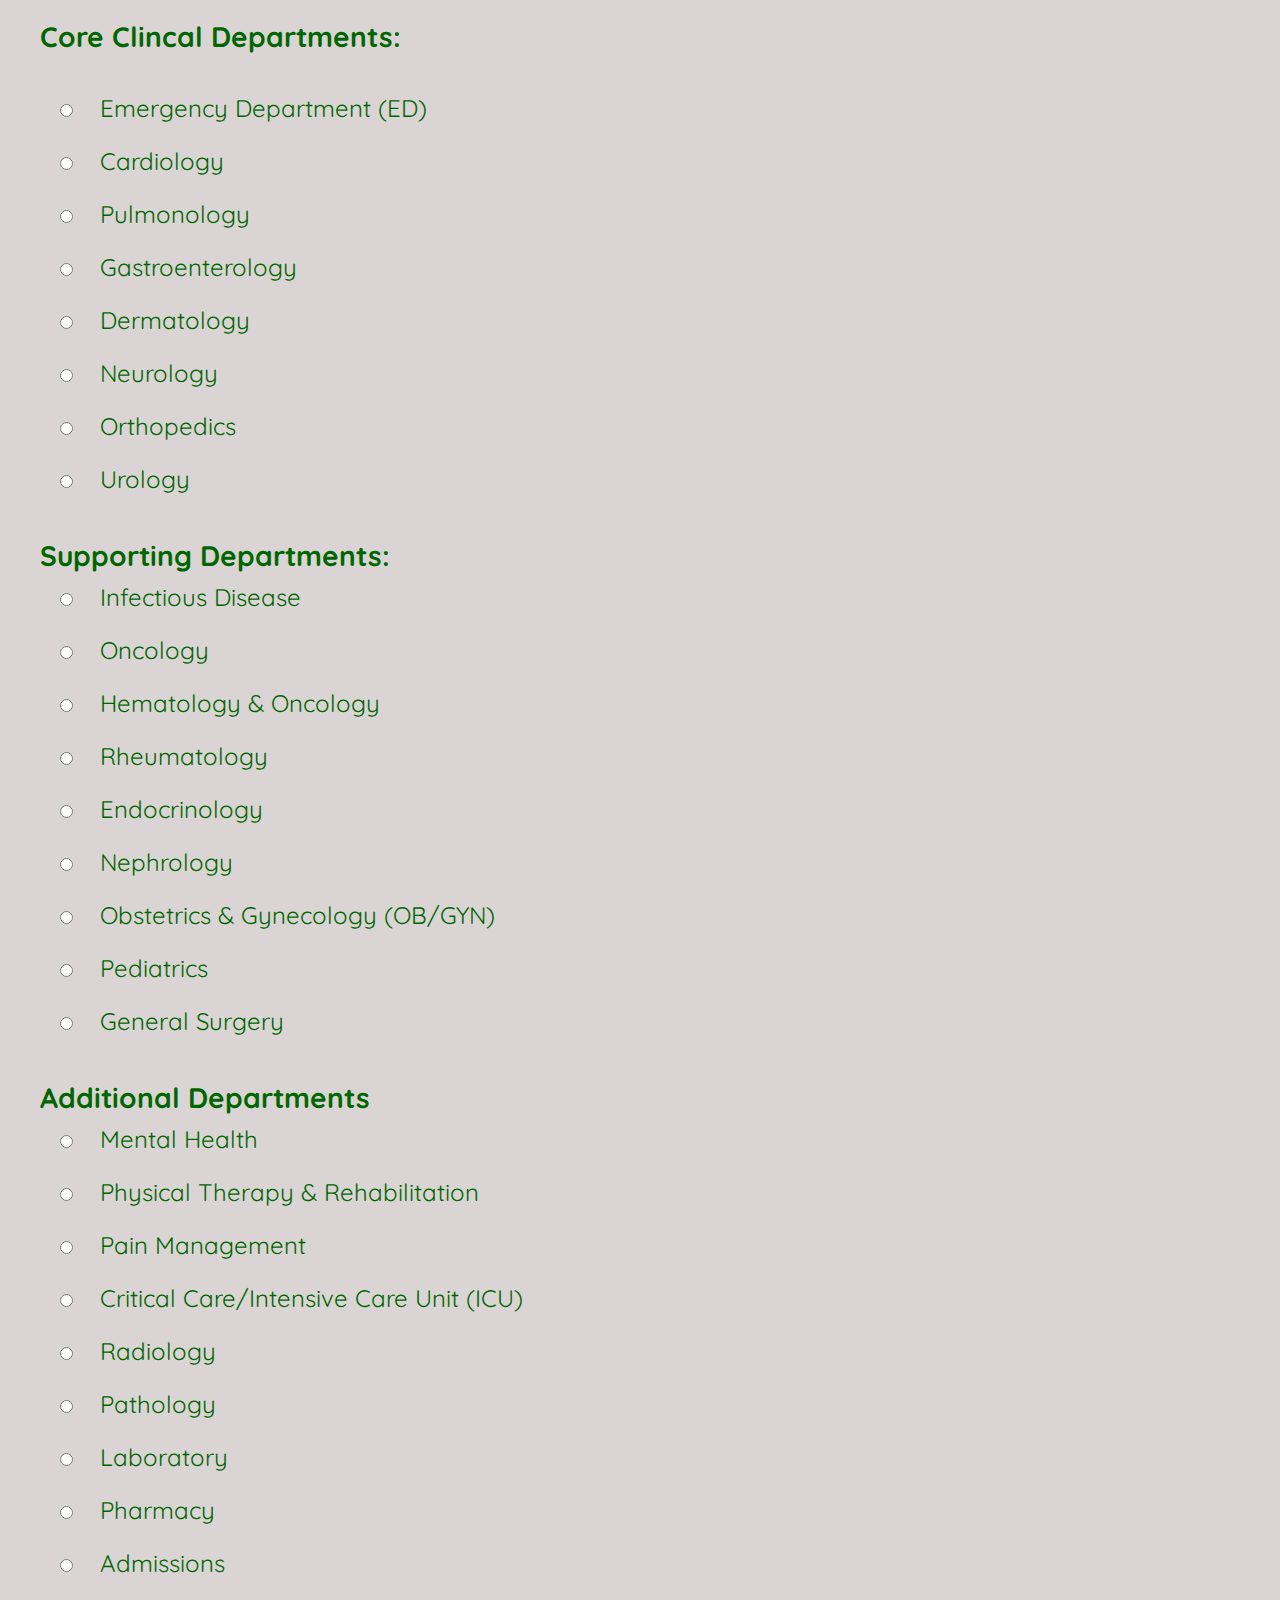
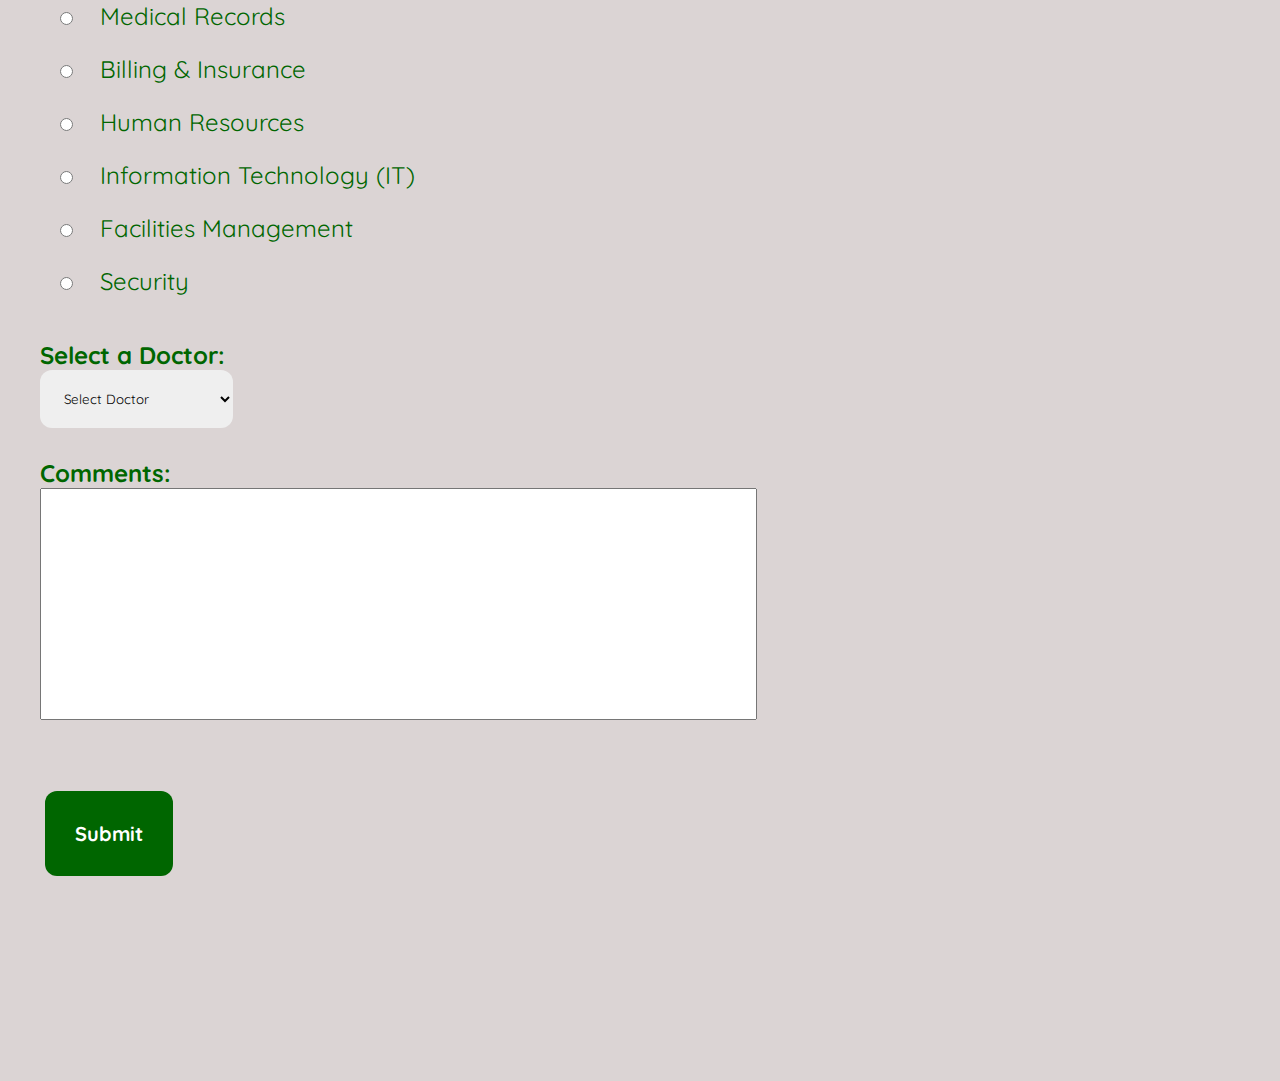
<file: reservation.html>
<!DOCTYPE html>
<html lang="en">
<head>
    <meta charset="UTF-8">
    <meta name="viewport" content="width=device-width, initial-scale=1.0">
    <link rel="stylesheet" href="style.css">
    <title>Reservation</title>
</head>
<body>
    <header>
        <a href="index.html" class="logo">HOSPITAL</a>
        <nav>
            <a href="index.html">
                Home
            </a>
            <div class="dropdown">
                <button class="dropbtn">What's New</button>
                <div class="dropdown-content">
                <a href="news.html#news">News</a>
                <a href="news.html#events">Events</a>
                <a href="news.html#announcements">Announcements</a>
                <a href="news.html#faqs">FAQs</a>
                </div>
            </div>
            <a href="about.html">
                About Us
            </a>
            <a href="reservation.html" class="reservation">
                Reservation
            </a>
            <a href="contact.html">
                Contact Us
            </a>
        </nav>
    </header>
    
    <div class="form">
        <h1 class="formheading">Reservation</h1>
        <form class="form">
            <div class="data">
                <div class="names"> 
                    <label for="first_name" name="first_name">
                        First Name: 
                    </label>
                    <input type="text" name="name" id="name" pattern="[A-Z]{1}[a-z]{2-20}" required>

                    <label for="last_name" name="last_name">
                        Last Name: 
                    </label>
                    <input type="text" name="name" id="name" pattern="[A-Z]{1}[a-z]{2-20}" required>
                </div>

                <label for="email" name="email">
                    Email: 
                </label>
                <input type="email" name="email" id="email" required>

                <br>

                <label for="mobile" name="mobile">
                    Mobile Number: 
                </label>
                <input type="number" name="mobile" id="mobile" placeholder="+20" pattern="[0-9]{13}">

                <br><br>
            </div>
            <br>

            <h2>
                What's the problem? 
            </h2>
            <br>
            <h3>Infectious Diseases:</h3>
            <br>

            <div class="checkbox_container">
                <input type="checkbox" name="ind">
                <label>
                    Common Cold
                </label>
                <br>
                <input type="checkbox"name="ind">
                <label>
                    Influenza (Flu)
                </label>
                <br>
                <input type="checkbox" name="ind">
                <label>
                    Pneumonia
                </label>
                <br>
                <input type="checkbox" name="ind">
                <label>
                    Strep Throat
                </label>
                <br>
                <input type="checkbox" name="ind">
                <label>
                    Ear Infection
                </label>
                <br>
                <input type="checkbox" name="ind">
                <label>
                    Urinary Tract Infection (UTI)
                </label>
                <br>
                <input type="checkbox" name="ind">
                <label>
                    Mononucleosis (Mono)
                </label>
                <br>
                <input type="checkbox" name="ind">
                <label>
                    Chickenpox
                </label>
                <br>
                <input type="checkbox" name="ind">
                <label>
                    Shingles
                </label>
                <br>
                <input type="checkbox" name="ind">
                <label>
                    Human Papillomavirus (HPV)
                </label>
                <br>
                <input type="checkbox" name="ind">
                <label>
                    HIV/AIDS
                </label>
            </div>
            <br>
            <h3>Chronic Diseases:</h3>
            <br>
            <div class="checkbox_container">
                <input type="checkbox" name="chd">
                <label>
                    Heart Disease
                </label>
                <br>
                <input type="checkbox" name="chd">
                <label>
                    Stroke
                </label>
                <br>
                <input type="checkbox" name="chd">
                <label>
                    Cancer
                </label>
                <br>
                <input type="checkbox" name="chd">
                <label>
                    Diabetes
                </label>
                <br>
                <input type="checkbox" name="chd">
                <label>
                    Arthritis
                </label>
                <br>
                <input type="checkbox" name="chd">
                <label>
                    Arthritis
                </label>
                <br>
                <input type="checkbox" name="chd">
                <label>
                    Chronic Obstructive Pulmonary Disease (COPD)
                </label>
                <br>
                <input type="checkbox" name="chd">
                <label>
                    Kidney Disease
                </label>
                <br>
                <input type="checkbox" name="chd">
                <label>
                    Liver Disease
                </label>
                <br>
                <input type="checkbox" name="chd">
                <label>
                    High Blood Pressure
                </label>
                <br>
                <input type="checkbox" name="chd">
                <label>
                    Obesity
                </label>
                <br>
            </div>
            <br>
            <h3>Mental Health Conditions:</h3>
            <br>
            <div class="checkbox_container">
                <input type="checkbox" name="mhc">
                <label>
                    Anxiety
                </label>
                <br>
                <input type="checkbox" name="mhc">
                <label>
                    Depression
                </label>
                <br>
                <input type="checkbox" name="mhc">
                <label>
                    Bipolar Disorde
                </label>
                <br>
                <input type="checkbox"  name="mhc">
                <label>
                    Schizophrenia
                </label>
                <br>
                <input type="checkbox"  name="mhc">
                <label>
                    Eating Disorders
                </label>
                <br>
                <input type="checkbox"  name="mhc">
                <label>
                    Post-traumatic Stress Disorder (PTSD)
                </label>
                <br>
                <input type="checkbox"  name="mhc">
                <label>
                    Obsessive-Compulsive Disorder (OCD)
                </label>
                <br>
                <input type="checkbox"  name="mhc">
                <label>
                    Attention Deficit Hyperactivity Disorder (ADHD)
                </label>
                <br>
            </div>
            <br>
            <h3>Neurological Conditions:</h3>
            <br>
            <div class="checkbox_container">
                <input type="checkbox" name="nc">
                <label>
                    Alzheimer's Disease
                </label>
                <br>
                <input type="checkbox" name="nc">
                <label>
                    Parkinson's Disease
                </label>
                <br>
                <input type="checkbox"  name="nc">
                <label>
                    Epilepsy
                </label>
                <br>
                <input type="checkbox"  name="nc">
                <label>
                    Multiple Sclerosis (MS)
                </label>
                <br>
                <input type="checkbox"  name="nc">
                <label>
                    Migraine                
                </label>
                <br>
                <input type="checkbox"  name="nc">
                <label>
                    Meningitis
                </label>
                <br>
            </div>
            <br>
            <h3>Resiatory Conditions:</h3>
            <br>
            <div class="checkbox_container">
                <input type="checkbox" name="rc">
                <label>
                    Chronic obstructive pulmonary disease (COPD)
                </label>
                <br>
                <input type="checkbox" name="rc">
                <label>
                    Asthma
                </label>
                <br>
                <input type="checkbox" name="rc">
                <label>
                    Pneumonia
                </label>
                <br>
                <input type="checkbox" name="rc">
                <label>
                    Tuberculosis (TB)
                </label>
                <br>
                <input type="checkbox" name="rc">
                <label>
                    Lung Cancer
                </label>
                <br>
            </div>
            <br>
            <h3>Digestive Conditions:</h3>
            <br>
            <div class="checkbox_container">
                <input type="checkbox">
                <label>
                    Irritable Bowel Syndrome (IBS)
                </label>
                <br>
                <input type="checkbox"  name="dc">
                <label>
                    Ulcerative Colitis
                </label>
                <br>
                <input type="checkbox" name="dc">
                <label>
                    Gastroesophageal Reflux Disease (GERD or heartburn)
                </label>
                <br>
                <input type="checkbox" name="dc">
                <label>
                    Appendicitis
                </label>
                <br>
                <input type="checkbox" name="dc">
                <label>
                    Hemorrhoids
                </label>
                <br>
            </div>
            <br>
            <h3>
                Skin Conditions:
            </h3>
            <br>
            <div class="checkbox_container">
                <input type="checkbox" name="sc">
                <label>
                    Acne
                </label>
                <br>
                <input type="checkbox"name="sc">
                <label>
                    Eczema
                </label>
                <br>
                <input type="checkbox"name="sc">
                <label>
                    Psoriasis
                </label>
                <br>
                <input type="checkbox"name="sc">
                <label>
                    Melanoma
                </label>
                <br>
                <input type="checkbox"name="sc">
                <label>
                    Skin Cancer
                </label>
                <br>
            </div>
            <br>
            <h3>Muscloskeletal Conditions:</h3>
            <br>
            <div class="checkbox_container">
                <input type="checkbox" name="mc">
                <label>
                    Arthritis
                </label>
                <br>
                <input type="checkbox" name="mc">
                <label>
                    Back Pain
                </label>
                <br>
                <input type="checkbox" name="mc">
                <label>
                    Neck Pain
                </label>
                <br>
                <input type="checkbox" name="mc">
                <label>
                    Fibromyalgia
                </label>
                <br>
                <input type="checkbox" name="mc">
                <label>
                    Lupus
                </label>
                <br>
            </div>
            <br>
            <h3>Other:</h3>
            <br>
            <div class="checkbox_container">
                <input type="checkbox" name="other">
                <label>
                    Allergies
                </label>
                <br>
                <input type="checkbox" name="other">
                <label>
                    Sleep Disorders
                </label>
                <br>
                <input type="checkbox" name="other">
                <label>
                    Autoimmune Diseases
                </label>
                <br>
                <input type="checkbox" name="other">
                <label>
                    Hormonal Disorders
                </label>
                <br>
            </div>
            <br>
            <div class="ccd" id="departments">
                <h3>Core Clincal Departments:</h3>
                <br>
                <input type="radio" name="ccd">
                <label>
                    Emergency Department (ED)
                </label>
                <br>
                <input type="radio" name="ccd">
                <label>
                    Cardiology
                </label>
                <br>
                <input type="radio" name="ccd">
                <label>
                    Pulmonology
                </label>
                <br>
                <input type="radio" name="ccd">
                <label>
                    Gastroenterology
                </label>
                <br>
                <input type="radio" name="ccd">
                <label>
                    Dermatology
                </label>
                <br>
                <input type="radio" name="ccd">
                <label>
                    Neurology
                </label>
                <br>
                <input type="radio" name="ccd">
                <label>
                    Orthopedics
                </label>
                <br>
                <input type="radio" name="ccd">
                <label>
                    Urology
                </label>
            </div>
            <br>
            <div class="sd" id="departments">
                <h3>Supporting Departments:</h3>
                <input type="radio" name="sd">
                <label>
                    Infectious Disease
                </label>
                <br>
                <input type="radio" name="sd">
                <label>
                    Oncology
                </label>
                <br>
                <input type="radio" name="sd">
                <label>
                    Hematology & Oncology
                </label>
                <br>
                <input type="radio" name="sd">
                <label>
                    Rheumatology
                </label>
                <br>
                <input type="radio" name="sd">
                <label>
                    Endocrinology
                </label>
                <br>
                <input type="radio"name="sd">
                <label>
                    Nephrology
                </label>
                <br>
                <input type="radio" name="sd">
                <label>
                    Obstetrics & Gynecology (OB/GYN)
                </label>
                <br>
                <input type="radio" name="sd">
                <label>
                    Pediatrics
                </label>
                <br>
                <input type="radio" name="sd">
                <label>
                    General Surgery
                </label>
                
                <br><br>
            </div>
            <div class="ad" id="departments">
                <h3>Additional Departments</h3>
                <input type="radio" name="ad">
                <label>
                    Mental Health
                </label>
                <br>
                <input type="radio" name="ad">
                <label>
                    Physical Therapy & Rehabilitation
                </label>
                <br>
                <input type="radio" name="ad">
                <label>
                    Pain Management
                </label>
                <br>
                <input type="radio" name="ad">
                <label>
                    Critical Care/Intensive Care Unit (ICU)
                </label>
                <br>
                <input type="radio" name="ad">
                <label>
                    Radiology
                </label>
                <br>
                <input type="radio" name="ad">
                <label>
                    Pathology
                </label>
                <br>
                <input type="radio" name="ad">
                <label>
                    Laboratory
                </label>
                <br>
                <input type="radio" name="ad">
                <label>
                    Pharmacy
                </label>
                <br>
            </div>
            <div class="ncd" id="departments">
                <input type="radio" name="ncd" id="">
                <label>
                    Admissions
                </label>
                <br>
                
                <input type="radio" name="ncd" id="">
                <label>
                    Medical Records
                </label>
                <br>
                <input type="radio" name="ncd" id="">
                <label>
                    Billing & Insurance
                </label>
                <br>
                <input type="radio" name="ncd" id="">
                <label>
                    Human Resources
                </label>
                <br>
                <input type="radio" name="ncd" id="">
                <label>
                    Information Technology (IT)
                </label>
                <br>
                <input type="radio" name="ncd" id="">
                <label>
                    Facilities Management
                </label>
                <br>

                <input type="radio" name="ncd" id="">
                <label>
                    Security
                </label>
                <br>

            </div>
            <br>
            <div class="doctors">
                <h4>Select a Doctor:</h4>
                <select name="doctors" id="doctors">
                    <option>Select Doctor</option>
                    <option>Dr. Anya Kapoor</option>
                    <option>Dr. Ethan Wright</option>
                    <option>Dr. Beatrice Flores</option>
                    <option>Dr. Liam Campbell</option>
                    <option>Dr. Maya Singh</option>
                    <option>Dr. Owen Jones</option>
                    <option>Dr. Evelyn Dubois</option>
                    <option>Dr. Caleb Walker</option>
                    <option>Dr. Sofia Martinez</option>
                    <option>Dr. Lucas Miller</option>
                    <option>Dr. Priya Sharma</option>
                    <option>Dr. Benjamin Lee</option>
                    <option>Dr. Nadia Patel</option>
                    <option>Dr. Alexander Garcia</option>
                    <option>Dr. Chloe Bennett</option>
                    <option>Dr. Daniel Hernandez</option>
                    <option>Dr. Isabelle Moore</option>
                    <option>Dr. Noah Jackson</option>
                    <option>Dr. Riley Thomas</option>
                    <option>Dr. Ava Brown</option>
                    <option>Dr. Elijah Nelson</option>
                    <option>Dr. Zara Khan</option>
                    <option>Dr. Gabriel Lewis</option>
                    <option>Dr. Logan Clark</option>
                    <option>Dr. Stella Young</option>
                    <option>Dr. Mateo Allen</option>
                    <option>Dr. Harper Davis</option>
                    <option>Dr. Ryan Wilson</option>
                    <option>Dr. Isla Garcia</option>
                    <option>Dr. Julian Baker</option>
                    <option>Dr. Nora Kim</option>
                    <option>Dr. Elias Anderson</option>
                    <option>Dr. Scarlett Moore</option>
                    <option>Dr. Zachary Taylor</option>
                    <option>Dr. Luna Chen</option>
                    <option>Dr. Mateo Ramirez</option>
                    <option>Dr. Audrey Johnson</option>
                    <option>Dr. Caleb Edwards</option>
                    <option>Dr. Valentina Lopez</option>
                    <option>Dr. Cameron Williams</option>
                    <option>Dr. Maya Walker</option>
                </select>
                <br><br>
            </div>
            <div class="Comment">
                <h4>Comments:</h4>
                <textarea name="txtarea" id="txtarea" rows="10" cols="70" placeholder=""></textarea>
            </div>
            <br><br>

            <button type="submit" class="submit">
                Submit
            </button>
            
            

        </form>
    </div>
</body>
</html>
</file>
<file: style.css>
@import url('https://fonts.googleapis.com/css2?family=Quicksand:wght@300..700&display=swap');
@import url('https://fonts.googleapis.com/css2?family=Noto+Sans:ital,wght@0,100..900;1,100..900&display=swap');

*{
    padding: 0;
    margin: 0;
    font-family: "Quicksand", sans-serif;
    box-sizing: border-box;
    scroll-behavior: smooth;
}

body{
    background-color: darkgrey;
}

.main, .info {
    padding: 110px 20px;
    font-size: 24px;
    background-color: rgb(219, 212, 212);
    color: #006600;
    font-size: 38px;
    font-weight: 300;
    text-align: center;
}

header{
    background-color: rgb(248, 230, 230);
    padding: 10px 200px;
    z-index: 999;
    justify-content: space-between;
    display: flex;
    flex-wrap: wrap;
    position: fixed;
    width: 100%;
    align-items: center;
    padding: 20px 200px;
    box-shadow: 0 5px 5px rgba(0, 0, 0, 35%);
}

.logo{
    font-size: 28px;
    font-family: "Noto Sans", sans-serif;
    font-weight: bold;
    text-decoration: none;
    color: #219c08;
}
a{
    padding: 5px;
    color: #219c08;
    text-decoration: none;
    font-size: 20px;
}

a:hover{
    color: cadetblue;
    transition: 0.5s ease;
}

.reservation{
    background-color: #219c08;
    color: white;
    border: none;
    border-radius: 10px;
    padding: 10px;
    margin: 5px;
    text-align: center;
}
.form{
    padding: 100px 20px;
    font-size: 24px;
    background-color: rgb(219, 212, 212);
    color: #006600;
    font-size: 24px;
}
input{
    padding: 20px 50px;
    padding-left: 8px;
    margin: 20px;
    border-radius: 6px;
    border: none;
    font-size: 18px;
}

.submit{
    background-color: #006600;
    border: none;
    border-radius: 12px;
    padding: 30px;
    color: white;
    font-weight: bold;
    font-size: 20px;
}

.formheading{
    text-align: center;
    background-color: rgb(191, 241, 141);
}

.homeh{
    background-color: rgb(191, 241, 141);
    width: fit-content;
    align-items: center;
    margin: auto;
}

textarea{
    resize: none;
    font-size: 18px;
}

.comment{
    padding: 10px 5px;
}
.data{
    display: inline-block;
    color: black;
    padding: 0 10px;
    margin-bottom: 80px;
    border: solid #f1fff1 15px;
    border-radius: 20px;
    background-color: #cccbcb;
}

.names{
    justify-content: space-between;
}

select{
    order: none;
    padding: 20px 20px;
    border: none;
    border-radius: 12px;
}

option{
    border: none;
    padding: 50px 20px;
    border-radius: 12px;
    color:#219c08;
}


.news ,.events {
    text-align: center;
    display: flex;
    justify-content: center;
    flex-wrap: wrap;
    height: fit-content;
    flex-direction: column;
    width: 100%;
    height: 58vh;
    overflow-x: scroll;
    overflow-y: hidden;

}
::-webkit-scrollbar {
    width: 5px;
}

::-webkit-scrollbar-track {
    border-radius: 10px;
}

::-webkit-scrollbar-thumb {
    background: #219c08; 
    border-radius: 10px;
}


.card{
    display: flex;
    justify-content: center;
    align-items: flex-end;
    width: 400px;
    height: 400px;
    padding: 10px 10px;
    background-color: white;
    border-radius: 20px;
    box-shadow: 0 5px 5px rgba(1, 1, 1, 15%);
    text-align: center;
    margin: 10px;
}

.card:hover{
    transform: scale(0.9);
    transition: 0.5s;
}

.title{
    font-size: 20px;
    font-weight: 500;
    text-align: center;
    margin: 30px;
}

img{
    max-width: 100%;
    max-height: 200px;
}

.atitle {
    text-align: left;
    margin: 5px;
}

.acontent {
    text-align: left;
    font-size: 22px;
    font-weight: 400;
    margin: 5px;
    padding-left: 20px;
}

.q{
    font-weight: bold;
}

.htttitle {
    margin: 5px;
}

.theul {
    padding-left: 50px;
    font-size: 16px;
    list-style-type: square;
}

.beatsummerp {
    padding-left: 30px;
}

.staytuned {
    font-size: 18px;
    font-weight: bold;
}

.dropbtn {
    background-color: transparent;
    color: #219c08;
    border: none;
    border-radius: 10px;
    padding: 10px;
    margin: 5px;
    font-size: 20px;
}

.dropdown {
    position: relative;
    display: inline-block;
}

.dropdown-content {
    display: none;
    position: absolute;
    background-color: rgb(248, 230, 230);
    min-width: 160px;
    z-index: 1;
    border-radius: 20px;
}

.dropdown-content a {
    color: cadetblue;
    padding: 12px 16px;
    text-decoration: none;
    display: block;
}

.dropdown-content a:hover {
    background-color: #817c7c;
    border-radius: 10px;
}

.dropdown:hover .dropdown-content {
    display: block;
}

.dropdown:hover .dropbtn {
    color: cadetblue;
}

.about {
    padding: 110px 20px;
    font-size: 24px;
    background-color: rgb(219, 212, 212);
    color: #006600;
    font-size: 38px;
    font-weight: 300;
}

.about h1 {
    text-align: center;
}

.aboutul {
    padding-left: 50px;
    list-style-type: disc;
}

.brief {
    text-align: center;
    font-weight: bold;
    font-size: 32px;
    margin: 20px;
    display: flex;
    justify-content: center;
    padding: 10px 10px;
    background-color: white;
    border-radius: 20px;
    text-align: center;
}

.stafftitle{
    padding: 10px 10px;
    background-color: white;
    border-radius: 20px;
    margin: 10px;
}
.commitment, .commitmentitle {
    margin: 10px;
}

.commitmentitle p {
    font-size: 28px;
}

.contact {
    padding: 110px 20px;
    font-size: 24px;
    background-color: rgb(219, 212, 212);
    color: #006600;
    font-size: 38px;
    font-weight: 300;
}

.contact h1{
    text-align: center;
}

.contact-info {
    margin: 10px;
}

.contact-frame {
    margin: 10px;
}

.key-persons {
    margin: 10px;
}

.map {
    margin: 10px;
}

button {
    background-color: #006600;
    color: white;
    border: none;
    border-radius: 10px;
    padding: 10px;
    margin: 5px;
    font-size: 20px;
}
</file>
